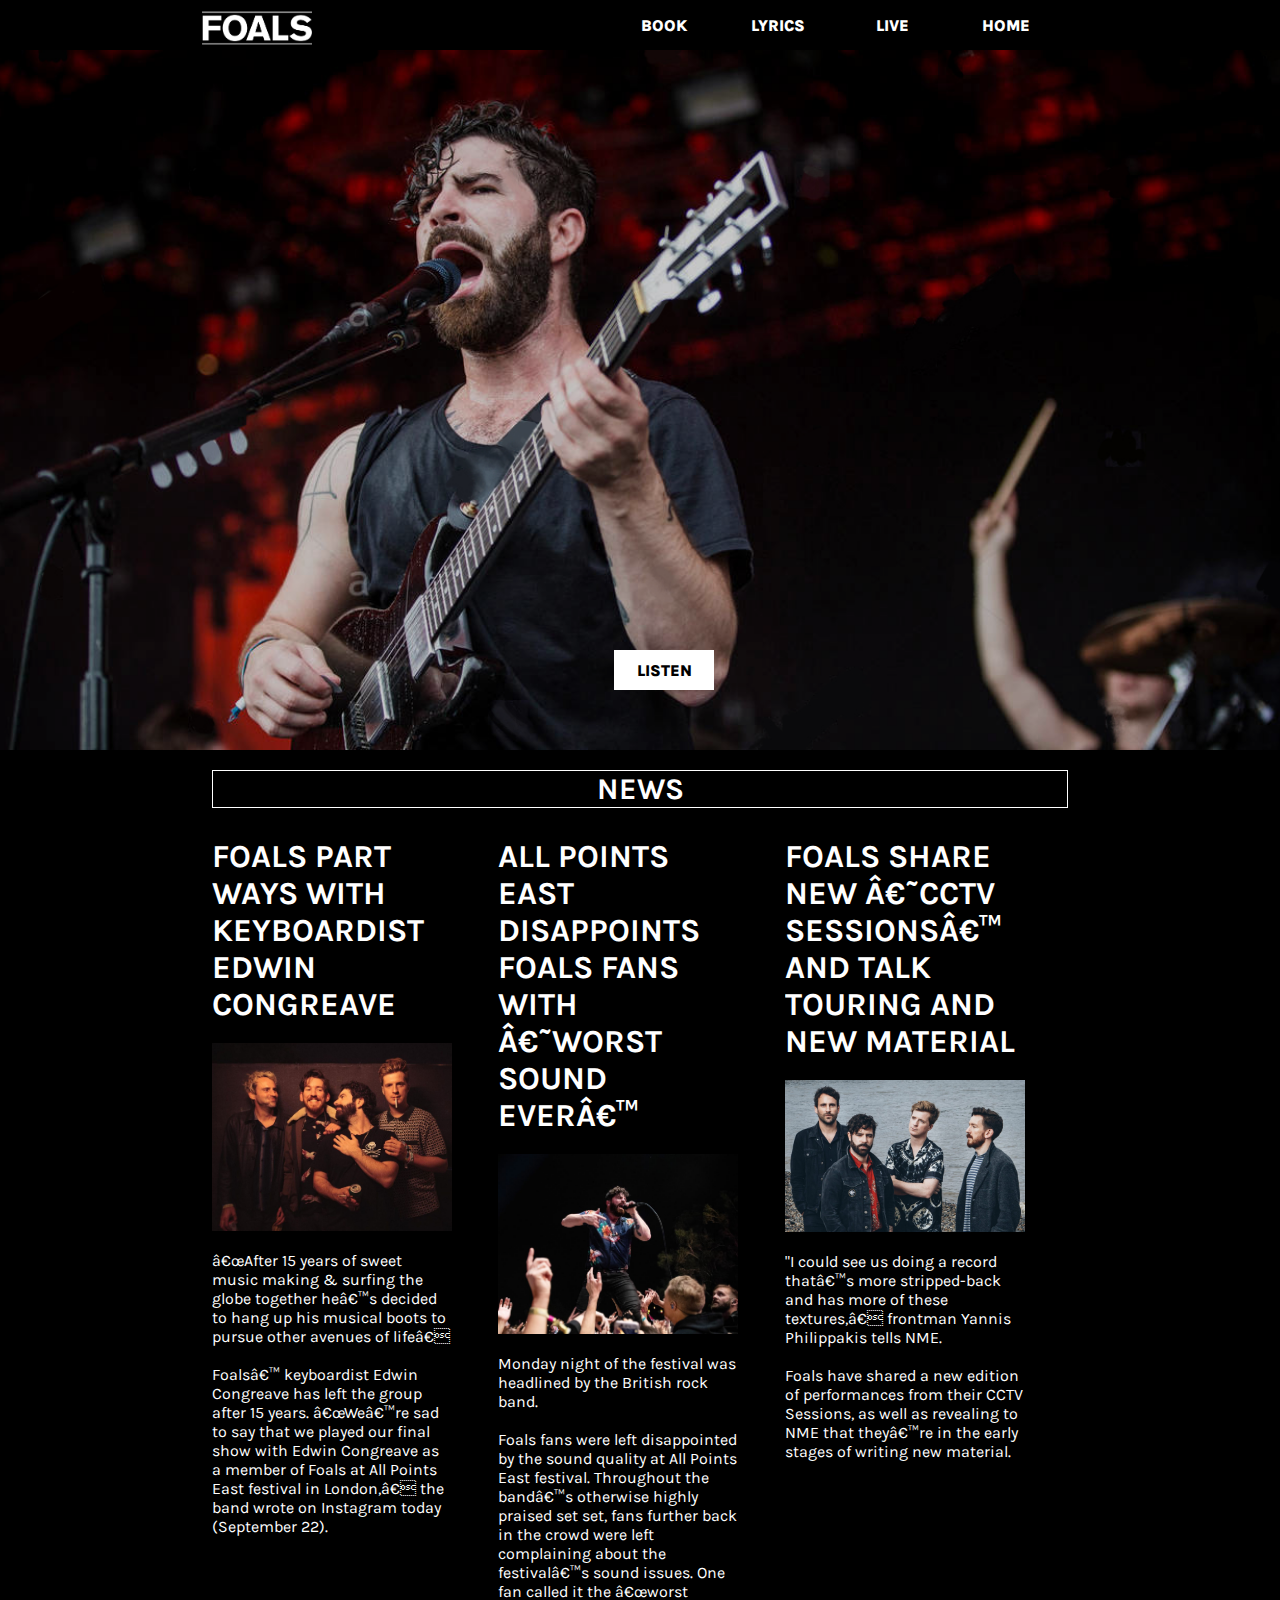
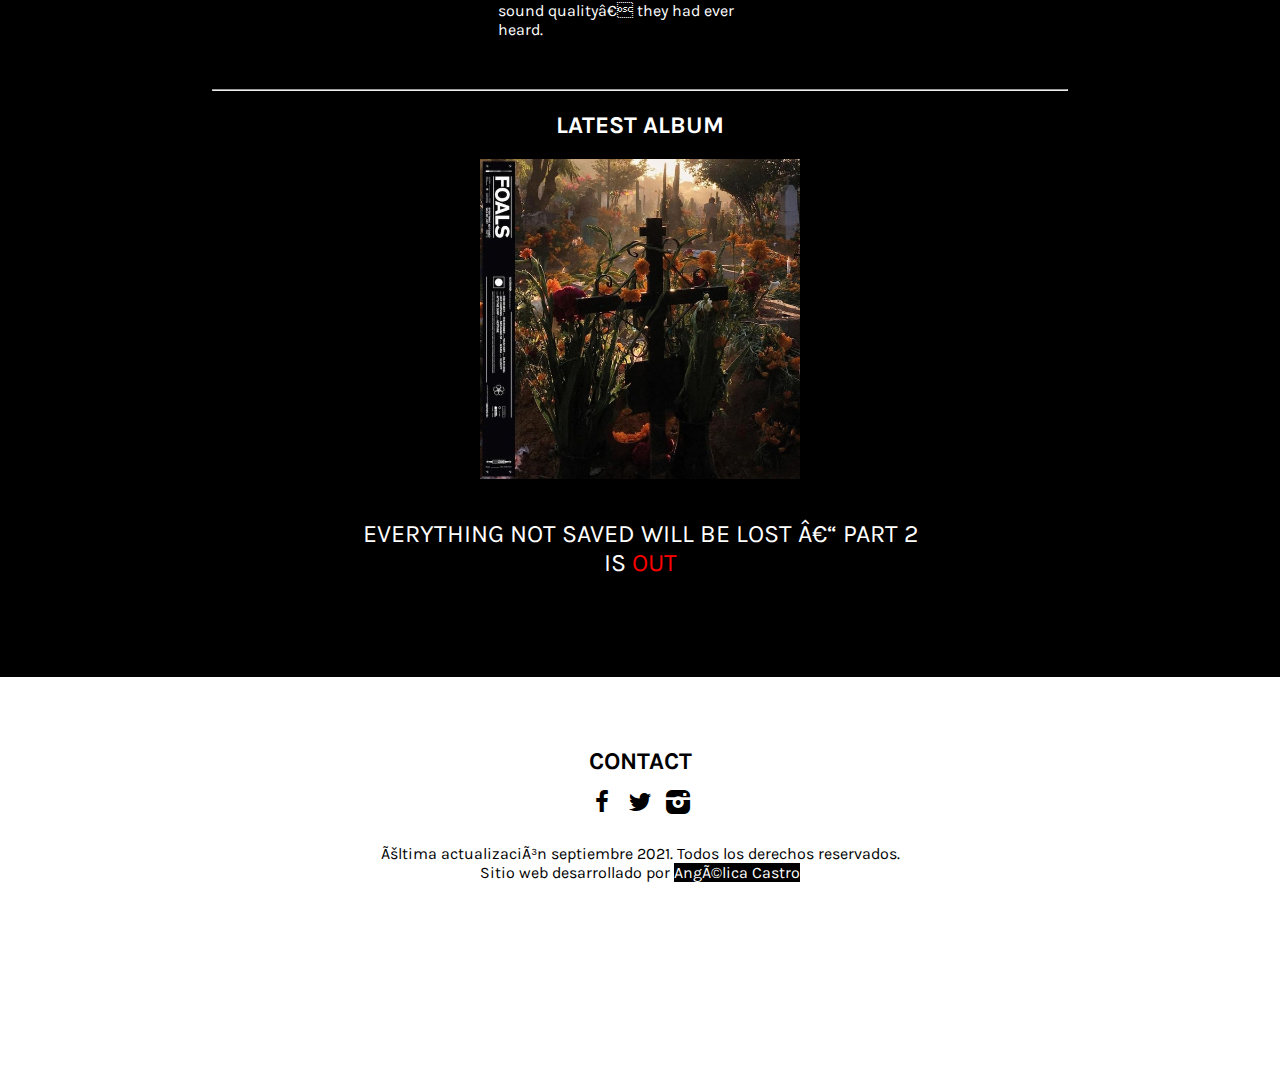
<file: index.html>
<html>
    <head>
        <meta name="charset" content="UTF-8">
        <meta name="Description" content="Foals is a european indie rock band formed by Yannis Philippakis, Jack Bevan, Jimmy Smith y Edwin Congreave. Currently, they have released 6 albums, the most recent one called Everything Not Saved Will Be Lost - Part 2.">
        <meta name="Keywords" content="foals, uk, band, indie, rock, Transgressive, Records, subpop, Yannis, Philippakis">
        <meta name="viewport" content="width=device-width, user-scalable=no, maximum-scale=1, minimum-scale=1">
        <title>Foals Music</title>
        <link rel="stylesheet" href="css/styles.css">
        <link rel="stylesheet" href="css/fontello.css">
    </head>
    <body>
        <nav>

            <a href="index.html"><img src="img/white_logo.png"></a> <!-- LOGO -->
            
            <!-- HAMBURGER -->
            <input type="checkbox" id="toggler"> 
            <label for="toggler" class="label">&#9776;</label>
            <!-- / HAMBURGER -->

            <!-- SIDEBAR -->
                <ul class="sidebar">
                    <li><a href="index.html">Home</a></li>
                    <li><a href="live.html">Live</a></li>
                    <li><a href="#">Lyrics</a></li>
                    <li><a href="booking.html">Book</a></li>
                </ul>
            <!-- / SIDEBAR -->
        </nav>

        <!-- BANNER -->
        <header>
            <!--IMAGEN EN EL CSS-->
            <div class="header-btn"><a href="https://open.spotify.com/artist/6FQqZYVfTNQ1pCqfkwVFEa" target="_blank">Listen</a></div>
        </header>
        <!-- / BANNER -->

        <!-- ARTICULOS -->
        <div class="main-content-container">

            <h1>News</h1>

            <div class="article-wrap">
                <div class="article">
                    <h2>Foals Part Ways With Keyboardist Edwin Congreave</h2>
                    <img src="img/news-1.jpg">
                    <p>“After 15 years of sweet music making & surfing the globe together he’s decided to hang up his musical boots to pursue other avenues of life”</p>
                    <br>
                    <p>Foals’ keyboardist Edwin Congreave has left the group after 15 years. “We’re sad to say that we played our final show with Edwin Congreave as a member of Foals at All Points East festival in London,” the band wrote on Instagram today (September 22).</p>
                    <div class="article-btn"><a href="#">Read more</a></div>
                </div>

                <div class="article">
                    <h2>All Points East disappoints Foals fans with ‘worst sound ever’</h2>
                    <img src="img/news-2.jpg">
                    <p>Monday night of the festival was headlined by the British rock band.</p>
                    <br>
                    <p>Foals fans were left disappointed by the sound quality at All Points East festival.

                        Throughout the band’s otherwise highly praised set set, fans further back in the crowd were left complaining about the festival’s sound issues. One fan called it the “worst sound quality” they had ever heard.</p>
                    <div class="article-btn"><a href="#">Read more</a></div>
                </div>

                <class class="article">
                    <h2>Foals share new ‘CCTV Sessions’ and talk touring and new material</h2>
                    <img src="img/news-3.jpg">
                    <p>"I could see us doing a record that’s more stripped-back and has more of these textures,” frontman Yannis Philippakis tells NME.</p>
                    <br>
                    <p>Foals have shared a new edition of performances from their CCTV Sessions, as well as revealing to NME that they’re in the early stages of writing new material.</p>
                    <div class="article-btn"><a href="#">Read more</a></div>
                </div>
                <hr>
            </div> <!-- /ARTICLE WRAP -->
        </div> 
        <!-- /ARTICULOS -->

        <!-- ADITIONAL INFO -->
        <div class="aditional-info">
            <h2>Latest Album</h2>
            <img src="img/aditional-info.jpg">
            <p>Everything Not Saved Will Be Lost – Part 2 is <span>OUT</span></p>
        </div>
        <!-- / ADITIONAL INFO -->

        <!-- FOOTER -->
        <div class="footer">

            <!-- ICONS -->
            <div class="footer-contact">
                <h2>Contact</h2>
                <a href="https://www.facebook.com/Foals" target="_blank"><div class="icon-facebook"></div></a>
                <a href="https://twitter.com/foals?ref_src=twsrc%5Egoogle%7Ctwcamp%5Eserp%7Ctwgr%5Eauthor" target="_blank"><div class="icon-twitter"></div></a>
                <a href="https://www.instagram.com/foals/" target="_blank"><div class="icon-instagram-filled"></div></a>
            </div>
            <!-- / ICONS -->

            <!-- INFO -->
            <div class="extra-info">
                <p>Última actualización septiembre 2021. Todos los derechos reservados.
                    <br>
                    Sitio web desarrollado por <a href="https://www.instagram.com/artbyange1/" target="_blank">Angélica Castro</a>
                </p>
            </div>
            <!-- / INFO -->
        </div>
    </body>
</html>
</file>
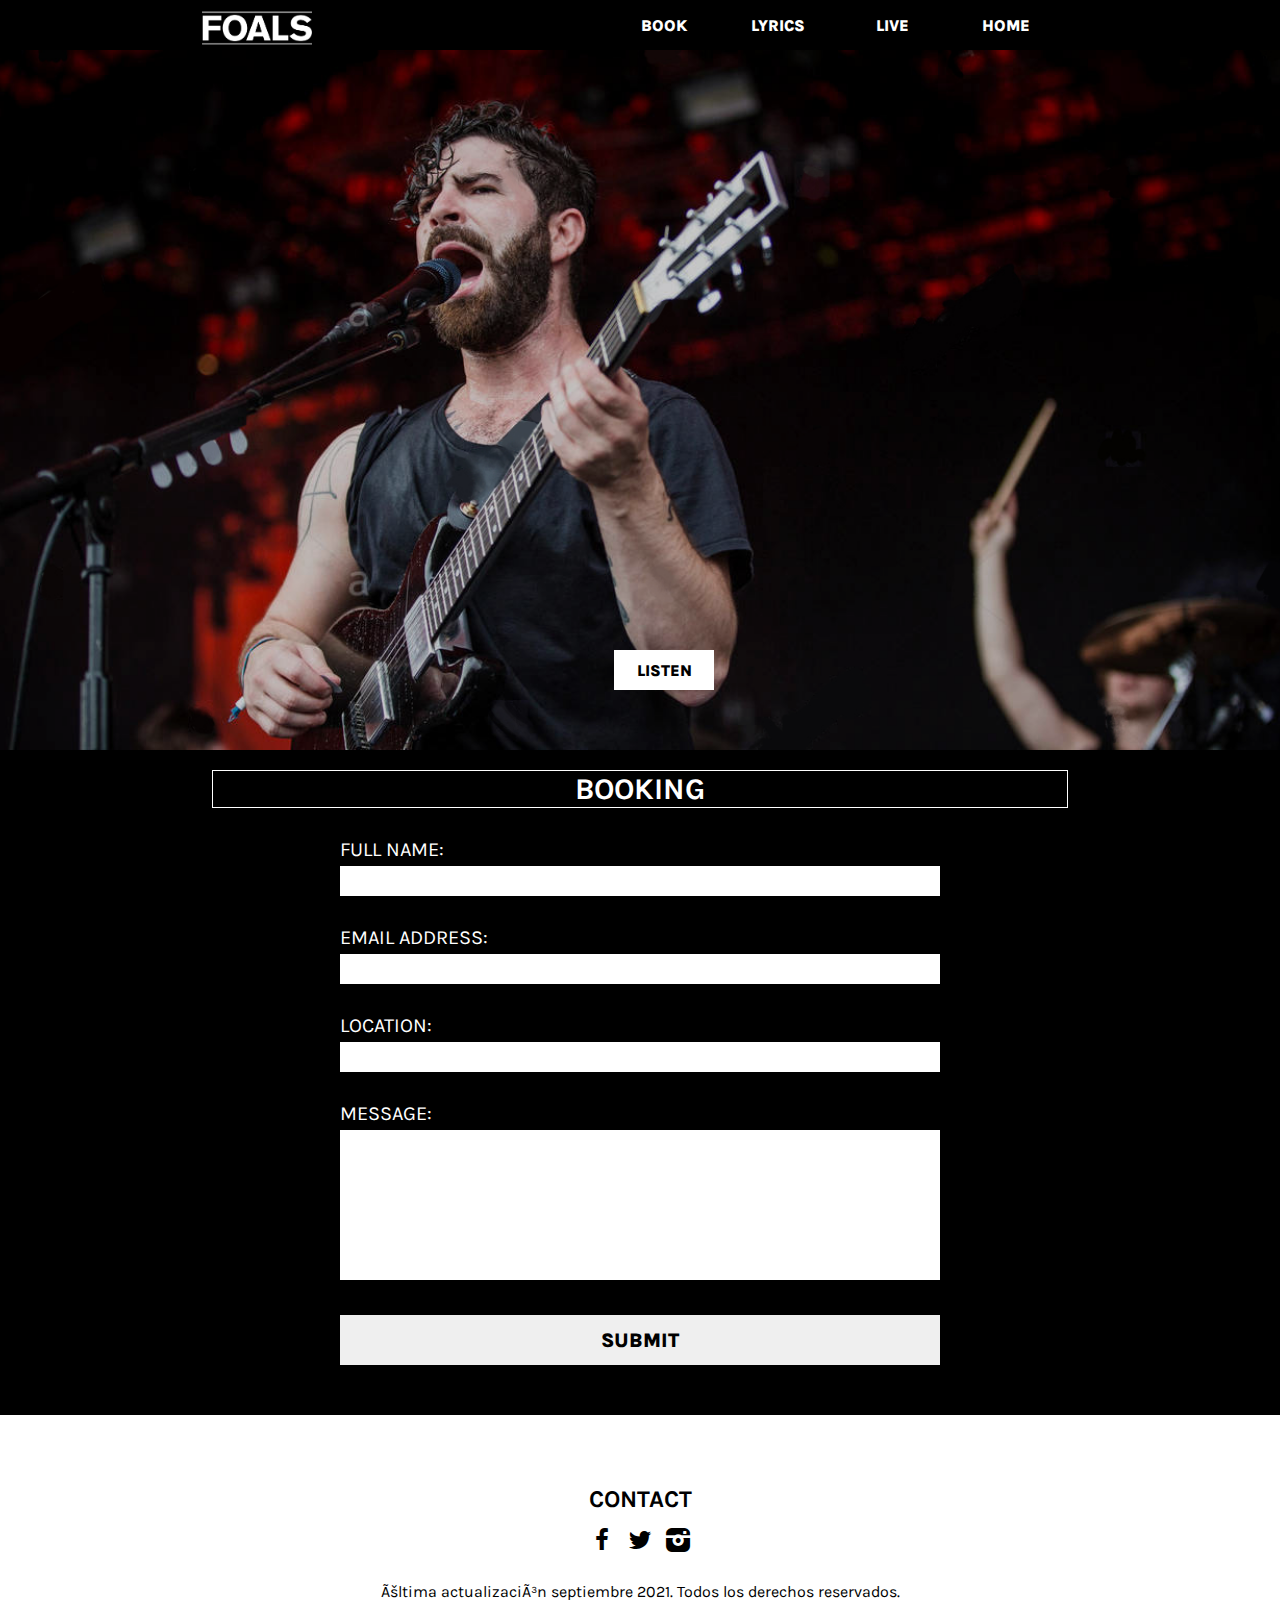
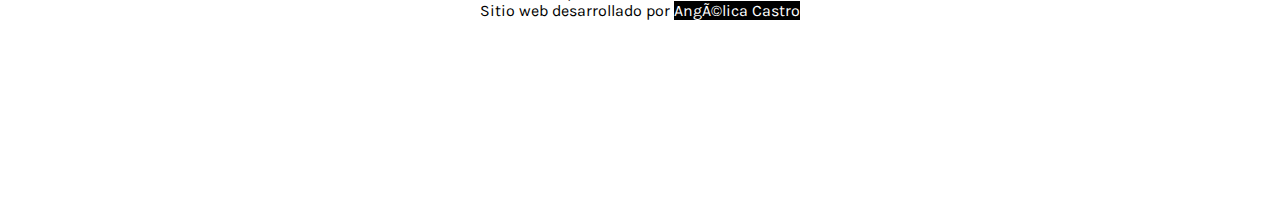
<file: booking.html>
<html>
    <head>
        <meta name="charset" content="UTF-8">
        <meta name="Description" content="Foals is a european indie rock band formed by Yannis Philippakis, Jack Bevan, Jimmy Smith y Edwin Congreave. Currently, they have released 6 albums, the most recent one called Everything Not Saved Will Be Lost - Part 2.">
        <meta name="Keywords" content="foals, uk, band, indie, rock, Transgressive, Records, subpop, Yannis, Philippakis">
        <meta name="viewport" content="width=device-width, user-scalable=no, maximum-scale=1, minimum-scale=1">
        <title>Booking</title>
        <link rel="stylesheet" href="css/styles.css">
        <link rel="stylesheet" href="css/fontello.css">
    </head>
    <body>
        <nav>

            <a href="index.html"><img src="img/white_logo.png"></a> <!-- LOGO -->
            
            <!-- HAMBURGER -->
            <input type="checkbox" id="toggler"> 
            <label for="toggler" class="label">&#9776;</label>
            <!-- / HAMBURGER -->

            <!-- SIDEBAR -->
                <ul class="sidebar">
                    <li><a href="index.html">Home</a></li>
                    <li><a href="live.html">Live</a></li>
                    <li><a href="#">Lyrics</a></li>
                    <li><a href="booking.html">Book</a></li>
                </ul>
            <!-- / SIDEBAR -->
        </nav>

        <!-- BANNER -->
        <header>
            <!--IMAGEN EN EL CSS-->
            <div class="header-btn"><a href="https://open.spotify.com/artist/6FQqZYVfTNQ1pCqfkwVFEa" target="_blank">Listen</a></div>
        </header>
        <!-- / BANNER -->

        <!-- BOOKING -->
        <div class="main-content-container">

            <h1>Booking</h1>

            <form class="booking-form">
                <label for="name">Full name:</label>
                <br>
                <input type="text" id="name">
                <br>
                <label for="email">Email address:</label>
                <br>
                <input type="text" id="email">
                <br>
                <label for="location">Location:</label>
                <br>
                <input type="text" id="location">
                <br>
                <label for="message">Message:</label>
                <br>
                <textarea rows="2" cols="25" id="message"></textarea>
                <br>
                <input type="submit" value="Submit">
            </form>
        </div> 
        <!-- / BOOKING -->


        <!-- FOOTER -->
        <div class="footer">

            <!-- ICONS -->
            <div class="footer-contact">
                <h2>Contact</h2>
                <a href="https://www.facebook.com/Foals" target="_blank"><div class="icon-facebook"></div></a>
                <a href="https://twitter.com/foals?ref_src=twsrc%5Egoogle%7Ctwcamp%5Eserp%7Ctwgr%5Eauthor" target="_blank"><div class="icon-twitter"></div></a>
                <a href="https://www.instagram.com/foals/" target="_blank"><div class="icon-instagram-filled"></div></a>
            </div>
            <!-- / ICONS -->

            <!-- INFO -->
            <div class="extra-info">
                <p>Última actualización septiembre 2021. Todos los derechos reservados.
                    <br>
                    Sitio web desarrollado por <a href="https://www.instagram.com/artbyange1/" target="_blank">Angélica Castro</a>
                </p>
            </div>
            <!-- / INFO -->
        </div>
    </body>
</html>
</file>
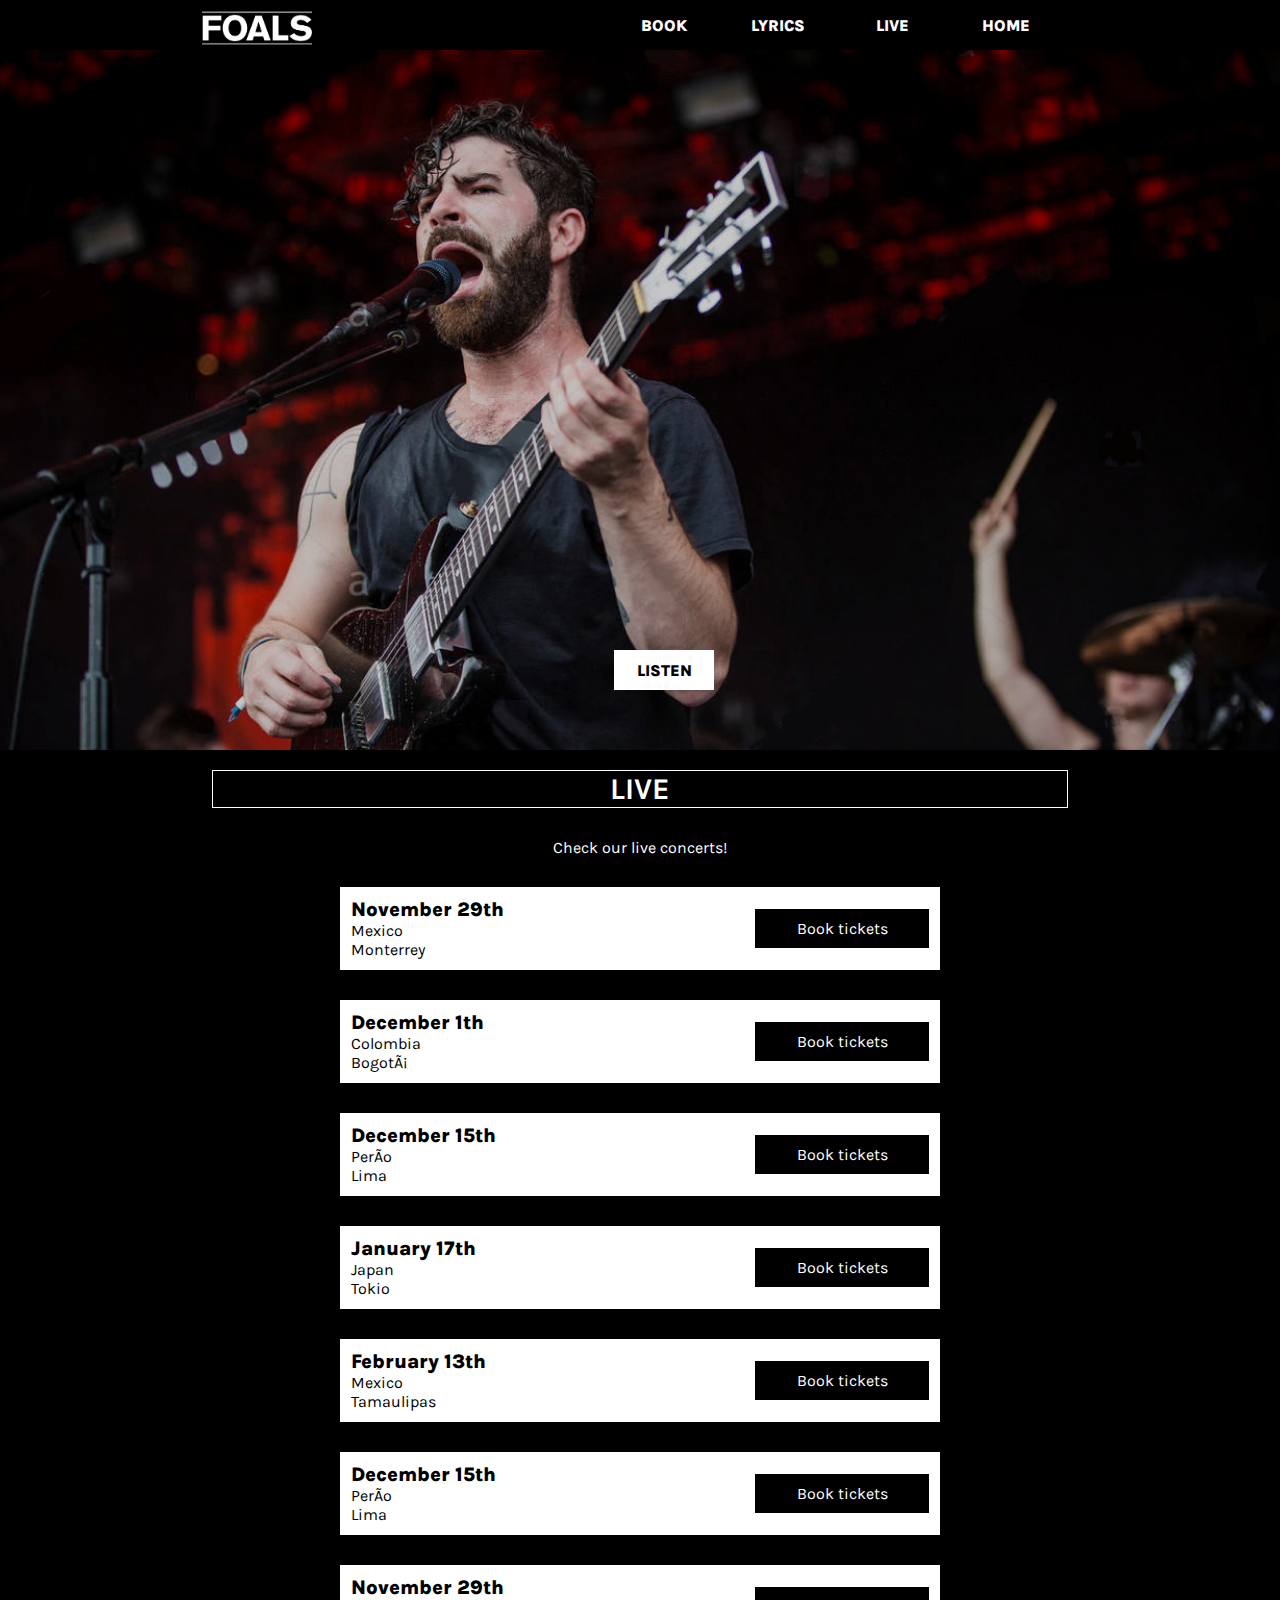
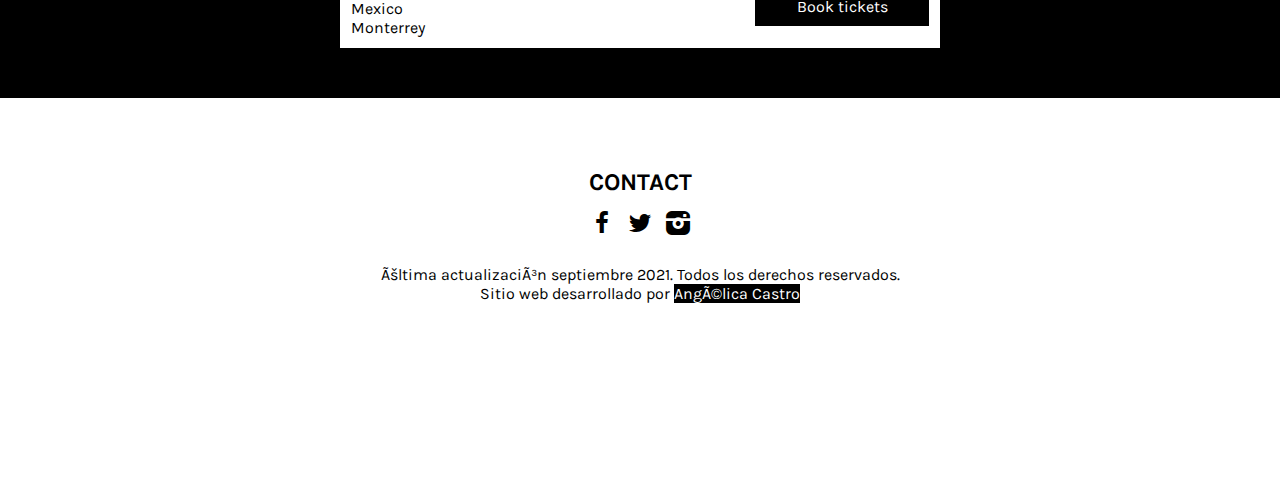
<file: live.html>
<html>
    <head>
        <meta name="charset" content="UTF-8">
        <meta name="Description" content="Foals is a european indie rock band formed by Yannis Philippakis, Jack Bevan, Jimmy Smith y Edwin Congreave. Currently, they have released 6 albums, the most recent one called Everything Not Saved Will Be Lost - Part 2.">
        <meta name="Keywords" content="foals, uk, band, indie, rock, Transgressive, Records, subpop, Yannis, Philippakis">
        <meta name="viewport" content="width=device-width, user-scalable=no, maximum-scale=1, minimum-scale=1">
        <title>Live</title>
        <link rel="stylesheet" href="css/styles.css">
        <link rel="stylesheet" href="css/fontello.css">
    </head>
    <body>
        <nav>

            <a href="index.html"><img src="img/white_logo.png"></a> <!-- LOGO -->
            
            <!-- HAMBURGER -->
            <input type="checkbox" id="toggler"> 
            <label for="toggler" class="label">&#9776;</label>
            <!-- / HAMBURGER -->

            <!-- SIDEBAR -->
                <ul class="sidebar">
                    <li><a href="index.html">Home</a></li>
                    <li><a href="live.html">Live</a></li>
                    <li><a href="#">Lyrics</a></li>
                    <li><a href="booking.html">Book</a></li>
                </ul>
            <!-- / SIDEBAR -->
        </nav>

        <!-- BANNER -->
        <header>
            <!--IMAGEN EN EL CSS-->
            <div class="header-btn"><a href="https://open.spotify.com/artist/6FQqZYVfTNQ1pCqfkwVFEa" target="_blank">Listen</a></div>
        </header>
        <!-- / BANNER -->

        <!-- LIVE -->
        <div class="main-content-container">

            <h1>Live</h1>

            <p class="live-description">Check our live concerts!</p>

            <!-- CONCERTS -->
            <div class="live-item">
                <p class="live-item-date">November 29th</p>
                <p>Mexico</p>
                <p>Monterrey</p>
                <div class="live-btn"><a href="https://www.gigsandtours.com/tour/foals" target="_blank">Book tickets</a></div>
            </div>

            <div class="live-item">
                <p class="live-item-date">December 1th</p>
                <p>Colombia</p>
                <p>Bogotá</p>
                <div class="live-btn"><a href="https://www.gigsandtours.com/tour/foals" target="_blank">Book tickets</a></div>
            </div>

            <div class="live-item">
                <p class="live-item-date">December 15th</p>
                <p>Perú</p>
                <p>Lima</p>
                <div class="live-btn"><a href="https://www.gigsandtours.com/tour/foals" target="_blank">Book tickets</a></div>
            </div>

            <div class="live-item">
                <p class="live-item-date">January 17th</p>
                <p>Japan</p>
                <p>Tokio</p>
                <div class="live-btn"><a href="https://www.gigsandtours.com/tour/foals" target="_blank">Book tickets</a></div>
            </div>

            <div class="live-item">
                <p class="live-item-date">February 13th</p>
                <p>Mexico</p>
                <p>Tamaulipas</p>
                <div class="live-btn"><a href="https://www.gigsandtours.com/tour/foals" target="_blank">Book tickets</a></div>
            </div>

            <div class="live-item">
                <p class="live-item-date">December 15th</p>
                <p>Perú</p>
                <p>Lima</p>
                <div class="live-btn"><a href="https://www.gigsandtours.com/tour/foals" target="_blank">Book tickets</a></div>
            </div>

            <div class="live-item">
                <p class="live-item-date">November 29th</p>
                <p>Mexico</p>
                <p>Monterrey</p>
                <div class="live-btn"><a href="https://www.gigsandtours.com/tour/foals" target="_blank">Book tickets</a></div>
            </div>

            <!-- / CONCERTS -->

        </div> 
        <!-- / LIVE -->

        <!-- FOOTER -->
        <div class="footer">

            <!-- ICONS -->
            <div class="footer-contact">
                <h2>Contact</h2>
                <a href="https://www.facebook.com/Foals" target="_blank"><div class="icon-facebook"></div></a>
                <a href="https://twitter.com/foals?ref_src=twsrc%5Egoogle%7Ctwcamp%5Eserp%7Ctwgr%5Eauthor" target="_blank"><div class="icon-twitter"></div></a>
                <a href="https://www.instagram.com/foals/" target="_blank"><div class="icon-instagram-filled"></div></a>
            </div>
            <!-- / ICONS -->

            <!-- INFO -->
            <div class="extra-info">
                <p>Última actualización septiembre 2021. Todos los derechos reservados.
                    <br>
                    Sitio web desarrollado por <a href="https://www.instagram.com/artbyange1/" target="_blank">Angélica Castro</a>
                </p>
            </div>
            <!-- / INFO -->
        </div>
    </body>
</html>
</file>
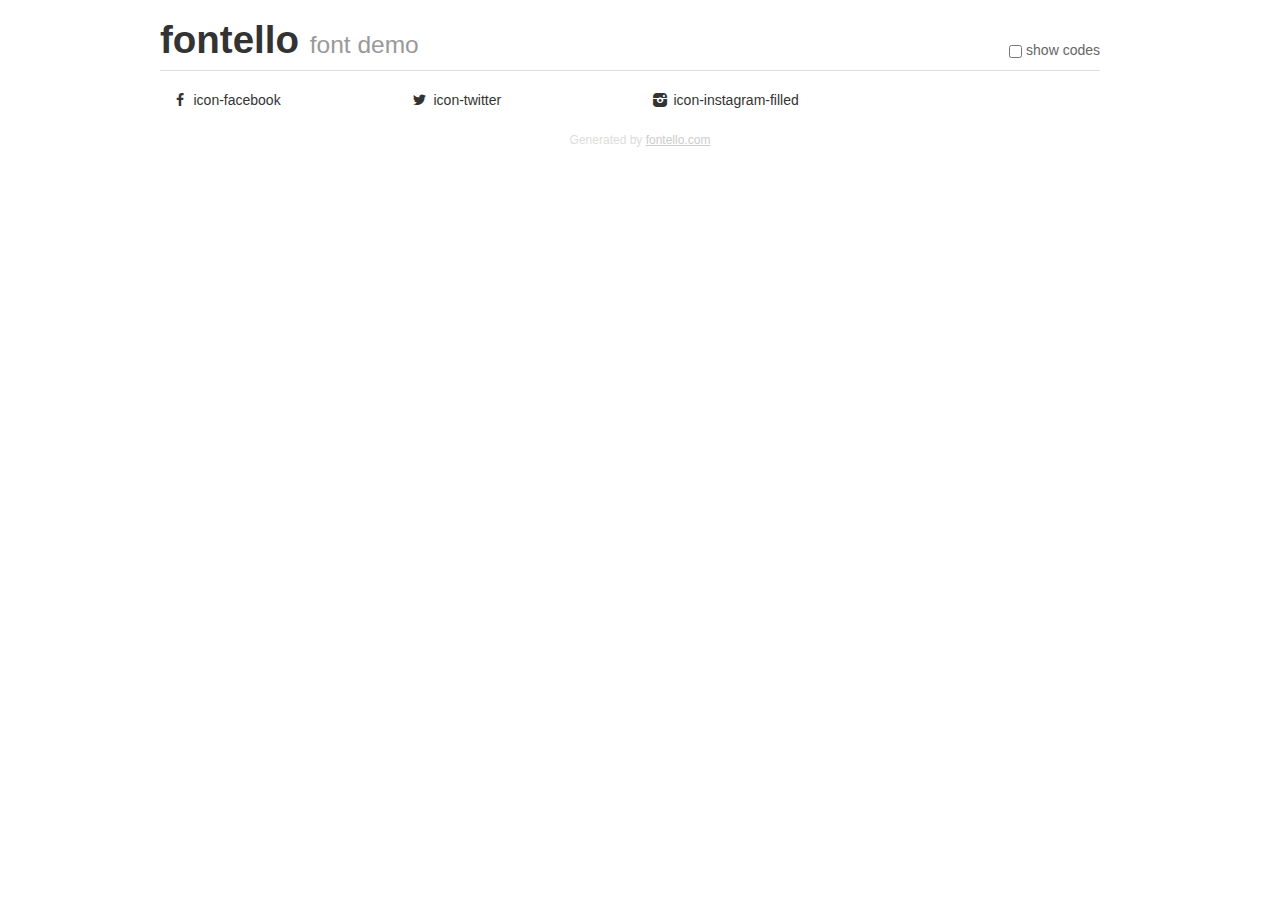
<file: fontello-8bb0fdd0/demo.html>
<!DOCTYPE html>
<html>
  <head>
  <!--[if lt IE 9]><script language="javascript" type="text/javascript" src="//html5shim.googlecode.com/svn/trunk/html5.js"></script><![endif]-->
  <meta charset="UTF-8">
  <style>
    html {
      font-size: 100%;
      -webkit-text-size-adjust: 100%;
      -ms-text-size-adjust: 100%;
    }
    a:focus {
      outline: thin dotted #333;
      outline: 5px auto -webkit-focus-ring-color;
      outline-offset: -2px;
    }
    a:hover,
    a:active {
      outline: 0;
    }
    input {
      margin: 0;
      font-size: 100%;
      vertical-align: middle;
      *overflow: visible;
      line-height: normal;
    }
    input::-moz-focus-inner {
      padding: 0;
      border: 0;
    }
    body {
      margin: 0;
      font-family: "Helvetica Neue", Helvetica, Arial, sans-serif;
      font-size: 14px;
      line-height: 20px;
      color: #333;
      background-color: #fff;
    }
    a {
      color: #08c;
      text-decoration: none;
    }
    a:hover {
      color: #005580;
      text-decoration: underline;
    }
    .row {
      margin-left: -20px;
      *zoom: 1;
    }
    .row:before,
    .row:after {
      display: table;
      content: "";
      line-height: 0;
    }
    .row:after {
      clear: both;
    }
    .span3 {
      float: left;
      min-height: 1px;
      margin-left: 20px;
      width: 220px;
    }
    .container {
      width: 940px;
      margin-right: auto;
      margin-left: auto;
      *zoom: 1;
    }
    .container:before,
    .container:after {
      display: table;
      content: "";
      line-height: 0;
    }
    .container:after {
      clear: both;
    }
    small {
      font-size: 85%;
    }
    h1 {
      margin: 10px 0;
      font-family: inherit;
      font-weight: bold;
      line-height: 20px;
      color: inherit;
      text-rendering: optimizelegibility;
      line-height: 40px;
      font-size: 38.5px;
    }
    h1 small {
      font-weight: normal;
      line-height: 1;
      color: #999;
      font-size: 24.5px;
    }

    body {
      margin-top: 90px;
    }
    .header {
      position: fixed;
      top: 0;
      left: 50%;
      margin-left: -480px;
      background-color: #fff;
      border-bottom: 1px solid #ddd;
      padding-top: 10px;
      z-index: 10;
    }
    .footer {
      color: #ddd;
      font-size: 12px;
      text-align: center;
      margin-top: 20px;
    }
    .footer a {
      color: #ccc;
      text-decoration: underline;
    }
    .the-icons {
      font-size: 14px;
      line-height: 24px;
    }
    .switch {
      position: absolute;
      right: 0;
      bottom: 10px;
      color: #666;
    }
    .switch input {
      margin-right: 0.3em;
    }
    .codesOn .i-name {
      display: none;
    }
    .codesOn .i-code {
      display: inline;
    }
    .i-code {
      display: none;
    }
    @font-face {
      font-family: 'fontello';
      src: url('./font/fontello.eot?66817764');
      src: url('./font/fontello.eot?66817764#iefix') format('embedded-opentype'),
           url('./font/fontello.woff?66817764') format('woff'),
           url('./font/fontello.ttf?66817764') format('truetype'),
           url('./font/fontello.svg?66817764#fontello') format('svg');
      font-weight: normal;
      font-style: normal;
    }
    .demo-icon {
      font-family: "fontello";
      font-style: normal;
      font-weight: normal;
      speak: never;
     
      display: inline-block;
      text-decoration: inherit;
      width: 1em;
      margin-right: .2em;
      text-align: center;
      /* opacity: .8; */
     
      /* For safety - reset parent styles, that can break glyph codes*/
      font-variant: normal;
      text-transform: none;
     
      /* fix buttons height, for twitter bootstrap */
      line-height: 1em;
     
      /* Animation center compensation - margins should be symmetric */
      /* remove if not needed */
      margin-left: .2em;
     
      /* You can be more comfortable with increased icons size */
      /* font-size: 120%; */
     
      /* Font smoothing. That was taken from TWBS */
      -webkit-font-smoothing: antialiased;
      -moz-osx-font-smoothing: grayscale;
     
      /* Uncomment for 3D effect */
      /* text-shadow: 1px 1px 1px rgba(127, 127, 127, 0.3); */
    }
    </style>
    <link rel="stylesheet" href="css/animation.css"><!--[if IE 7]><link rel="stylesheet" href="css/" + font.fontname + "-ie7.css"><![endif]-->
    <script>
      function toggleCodes(on) {
        var obj = document.getElementById('icons');
      
        if (on) {
          obj.className += ' codesOn';
        } else {
          obj.className = obj.className.replace(' codesOn', '');
        }
      }
    </script>
  </head>
  <body>
    <div class="container header">
      <h1>fontello <small>font demo</small></h1>
      <label class="switch">
        <input type="checkbox" onclick="toggleCodes(this.checked)">show codes
      </label>
    </div>
    <div class="container" id="icons">
      <div class="row">
        <div class="span3" title="Code: 0xf09a">
          <i class="demo-icon icon-facebook">&#xf09a;</i> <span class="i-name">icon-facebook</span><span class="i-code">0xf09a</span>
        </div>
        <div class="span3" title="Code: 0xf309">
          <i class="demo-icon icon-twitter">&#xf309;</i> <span class="i-name">icon-twitter</span><span class="i-code">0xf309</span>
        </div>
        <div class="span3" title="Code: 0xf31f">
          <i class="demo-icon icon-instagram-filled">&#xf31f;</i> <span class="i-name">icon-instagram-filled</span><span class="i-code">0xf31f</span>
        </div>
      </div>
    <div class="container footer">Generated by <a href="https://fontello.com">fontello.com</a></div>
  </body>
</html>
</file>
<file: css/styles.css>
@import url('https://fonts.googleapis.com/css2?family=Karla:wght@300;400;700&display=swap');

* {
    margin: 0;
    padding: 0;
    box-sizing: border-box;
    font-family: 'Karla', sans-serif;
}

body {
    background: black;
}

/* -------- NAV -------- */

/* nav base */
nav {
    width: 100%;
    height: 50px;
    padding-left: 10px;
    background-color: black;
    color: white;
    display: flex;
    align-items: center;
    position: fixed;
    margin-top: -50px;
    z-index: 99;
}

/* sidebar base */
nav .sidebar {
    position: absolute;
    top: 50px;
    left: 100%;
    width: 100%;
    height: 100vh;
    background-color: black;
    transition-duration: 1s;
    z-index: 100;
}

.sidebar a {
    color: white;
    text-decoration: none;
    text-transform: uppercase;
}

.sidebar li {
    width: 100%;
    height: 50px;
    display: flex;
    align-items: center;
    justify-content: center;
    transition: all 1s;
}

.sidebar li:hover {
    background-color: #242424;
}

/* hamburger base */
.label {
    font-size: 24px;
    position: relative;
    left: 90%;
    cursor: pointer;
}

/* hamburger checked */
input[type=checkbox] {
    display: none;
}

input:checked ~ .sidebar {
    left: 0%;
}

/* logo */
nav img {
   position: absolute;
   top: 0px;
   width: 130px;
   padding: 10px;
   left: 0px;
}

/* -------- HEADER -------- */

/* BANNER */

header {
    margin-top: 50px;
    height: 700px;
    width: 100%;
    background: url("../img/banner-2.jpg")  no-repeat center fixed;
    background-size: cover;
}

header::before {
    content: '';
    display: block;
    width: 100%;
    height: 700px;
    background: rgba(0, 0, 0, 0.2);
}

/* "LISTEN" BUTTON */

.header-btn {
    width: 100px;
    height: 40px;
    display: flex;
    align-items: center;
    justify-content: center;
    background-color: white;
    position: relative;
    top: -100px;
    left: 40%;
    z-index: 1;
    transition: all 1s;
}

.header-btn a {
    text-decoration: none;
    text-transform: uppercase;
    font-weight: 900;
    color: black;
}

.header-btn:hover {
    background: rgba(255, 255, 255, 0.8);
}


/* MAIN CONTAINER */

.main-content-container {
    color: white;
    width: 100%;
    padding: 20px;
    margin-top: 20px;
    margin-bottom: 60px;
    height: auto;
}

/* NEWS TITLE */

.main-content-container h1 {
    border: 1px solid white;
    color: white;
    display: flex;
    align-items: center;
    justify-content: center;
    margin-bottom: 30px;
    font-size: 30px;
    text-transform: uppercase;
}

/* ARTICLE WARP */

.article-wrap {
    display: block;
    margin-bottom: 50px;
}

/* ARTICLES */

.article-wrap .article {
    vertical-align: top;
    margin-bottom: 100px;
}

.article-wrap h2 {
    text-transform: uppercase;
}

.article-wrap img {
    width: 100%;
    margin-bottom: 20px;
    margin-top: 20px;
}

.article p {
    display: none;
}

.article p:first-of-type {
    display: block;
}

/* READ MORE BUTTON */

.article-wrap .article-btn {
    width: 100%;
    padding: 10px;
    margin-top: 20px;
    transition: all 1s;
    float: right;
    text-align: center;
    border-bottom: 1px solid white;
}

.article-btn a {
    text-decoration: none;
    color: white;
}

.article-btn:hover {
    opacity: 0.8;
}

hr {
    display: none;
}

/* ADITIONAL INFORMATION */

.aditional-info {
    width: 100%;
    height: auto;
    color: white;
    text-transform: uppercase;
    text-align: center;
    margin-bottom: 50px;
}

.aditional-info img {
    width: 70%;
    display: block;
    margin-left: auto;
    margin-right: auto;
    margin-top: 20px;
    margin-bottom: 40px;
}

.aditional-info p {
    font-size: 25px;
    width: 90%;
    margin-left: 5%;
}

.aditional-info span {
    color: red;
}

/* -------- FOOTER -------- */

.footer {
    background: white;
    padding: 20px;
    height: 400px;
}

.footer h2 {
    text-transform: uppercase;
}

.footer-contact {
    margin-bottom: 30px;
    margin-top: 90px;
    text-align: center;
}

.footer-contact a {
    text-decoration: none;
    color: black;
    transition: all 1s;
    display: inline-flex;
    margin-top: 15px;
    font-size: 24px;
}

.footer-contact a:hover {
    opacity: 0.5;
}

.footer p {
    text-align: center;
}

.footer .extra-info a {
    color: white;
    text-decoration: none;
    background-color: black;
}

/* -------- LIVE -------- */

.live-item {
    border: 1px solid white;
    padding: 10px;
    margin-bottom: 10px;
    background-color: white;
    color: black;
}

.live-item-date {
    font-weight: 900;
    font-size: 20px;
}

.live-btn {
    width: 30%;
    background-color: black;
    padding: 10px;
    text-align: center;
    float: right;
    margin-top: -50px;
    transition: all 1s;
}

.live-btn a {
    text-decoration: none;
    color: white;
}

.live-btn:hover {
    opacity: 0.5;
}

.live-description {
    text-align: center;
    margin-bottom: 30px;
}


/* -------- BOOKING -------- */

.booking-form {
    font-size: 20px;
    text-transform: uppercase;
}

.booking-form input, textarea {
    width: 100%;
    height: 30px;
    margin-bottom: 30px;
    transition: all 1s;
    border: none;
    margin-top: 5px;
    padding: 5px;
    font-size: 20px;
}

.booking-form textarea {
    resize: none;
    height: 150px;
}

.booking-form input[type=submit] {
    height: 50px;
    text-transform: uppercase;
    font-weight: 900;
}

.booking-form input[type=submit]:hover {
    background-color: black;
    color: white;
    border: 1px solid white;
    cursor: pointer;
}


/* -------- MEDIA QUERIES movil: 350px / tablet: 768px / pantalla> 1024px -------- */

/* NAV */
@media (min-width: 1024px) {

    /* HIDE HAMBURGER */
    nav .label {
        display: none;
    }

    nav .sidebar {
        left: 0%;
        height: 50px;
        width: 50%;
        position: absolute;
        margin-top: -50px;
        margin-left: 35%;
        justify-content: center;
    }

    nav .sidebar li {
        display: inline-flex;
        width: 10%;
        height: 50px;
        float: right;
        margin-right: 50px;
        font-weight: 900;
    }

    /* MOVE LOGO TO RIGHT */
    nav img {
        margin-left: 15%;
    }
}

/* HEADER */ 
@media (min-width: 1024px) {
    .header-btn {
        left: 48%;
    }
}

/* ARTICLES */
@media (min-width: 1024px) {
    .main-content-container {
        width: 70%;
        margin: auto;
    }

    .article-wrap {
        margin-bottom: 0px;
    }

    .article-wrap .article {
        width: 28%;
        display: inline-block;
        margin-right: 5%;
        overflow: hidden;
        margin-bottom: 50px;
    }

    .article h2 {
        font-size: 32px;
    }

    .article p {
        display: block;
    }

    .article-btn {
        display: none;
    }

    hr {
        display: block;
    }
}

/* ADDITIONAL INFORMATION */
@media (min-width:1024px) {
    .aditional-info {
        width: 50%;
        margin: auto;
        margin-bottom: 100px;
    }

    .aditional-info img {
        width: 50%;
    }
}

/* FOOTER */

@media (min-width: 1024px) {
    .footer-contact {
        margin-top: 50px;
    }
}

/* LIVE */

@media (min-width: 1024px){
    .live-item {
        width: 70%;
        margin: auto;
        margin-bottom: 30px;
    }
}

/* BOOKING */

@media (min-width: 1024px){
    form {
        width: 70%;
        margin: auto;
    }
}
</file>
<file: css/fontello.css>
@font-face {
  font-family: 'fontello';
  src: url('../font/fontello.eot?75495952');
  src: url('../font/fontello.eot?75495952#iefix') format('embedded-opentype'),
       url('../font/fontello.woff2?75495952') format('woff2'),
       url('../font/fontello.woff?75495952') format('woff'),
       url('../font/fontello.ttf?75495952') format('truetype'),
       url('../font/fontello.svg?75495952#fontello') format('svg');
  font-weight: normal;
  font-style: normal;
}
/* Chrome hack: SVG is rendered more smooth in Windozze. 100% magic, uncomment if you need it. */
/* Note, that will break hinting! In other OS-es font will be not as sharp as it could be */
/*
@media screen and (-webkit-min-device-pixel-ratio:0) {
  @font-face {
    font-family: 'fontello';
    src: url('../font/fontello.svg?75495952#fontello') format('svg');
  }
}
*/
[class^="icon-"]:before, [class*=" icon-"]:before {
  font-family: "fontello";
  font-style: normal;
  font-weight: normal;
  speak: never;

  display: inline-block;
  text-decoration: inherit;
  width: 1em;
  margin-right: .2em;
  text-align: center;
  /* opacity: .8; */

  /* For safety - reset parent styles, that can break glyph codes*/
  font-variant: normal;
  text-transform: none;

  /* fix buttons height, for twitter bootstrap */
  line-height: 1em;

  /* Animation center compensation - margins should be symmetric */
  /* remove if not needed */
  margin-left: .2em;

  /* you can be more comfortable with increased icons size */
  /* font-size: 120%; */

  /* Font smoothing. That was taken from TWBS */
  -webkit-font-smoothing: antialiased;
  -moz-osx-font-smoothing: grayscale;

  /* Uncomment for 3D effect */
  /* text-shadow: 1px 1px 1px rgba(127, 127, 127, 0.3); */
}

.icon-facebook:before { content: '\f09a'; } /* '' */
.icon-twitter:before { content: '\f309'; } /* '' */
.icon-instagram-filled:before { content: '\f31f'; } /* '' */
</file>
<file: fontello-8bb0fdd0/css/animation.css>
/*
   Animation example, for spinners
*/
.animate-spin {
  -moz-animation: spin 2s infinite linear;
  -o-animation: spin 2s infinite linear;
  -webkit-animation: spin 2s infinite linear;
  animation: spin 2s infinite linear;
  display: inline-block;
}
@-moz-keyframes spin {
  0% {
    -moz-transform: rotate(0deg);
    -o-transform: rotate(0deg);
    -webkit-transform: rotate(0deg);
    transform: rotate(0deg);
  }

  100% {
    -moz-transform: rotate(359deg);
    -o-transform: rotate(359deg);
    -webkit-transform: rotate(359deg);
    transform: rotate(359deg);
  }
}
@-webkit-keyframes spin {
  0% {
    -moz-transform: rotate(0deg);
    -o-transform: rotate(0deg);
    -webkit-transform: rotate(0deg);
    transform: rotate(0deg);
  }

  100% {
    -moz-transform: rotate(359deg);
    -o-transform: rotate(359deg);
    -webkit-transform: rotate(359deg);
    transform: rotate(359deg);
  }
}
@-o-keyframes spin {
  0% {
    -moz-transform: rotate(0deg);
    -o-transform: rotate(0deg);
    -webkit-transform: rotate(0deg);
    transform: rotate(0deg);
  }

  100% {
    -moz-transform: rotate(359deg);
    -o-transform: rotate(359deg);
    -webkit-transform: rotate(359deg);
    transform: rotate(359deg);
  }
}
@-ms-keyframes spin {
  0% {
    -moz-transform: rotate(0deg);
    -o-transform: rotate(0deg);
    -webkit-transform: rotate(0deg);
    transform: rotate(0deg);
  }

  100% {
    -moz-transform: rotate(359deg);
    -o-transform: rotate(359deg);
    -webkit-transform: rotate(359deg);
    transform: rotate(359deg);
  }
}
@keyframes spin {
  0% {
    -moz-transform: rotate(0deg);
    -o-transform: rotate(0deg);
    -webkit-transform: rotate(0deg);
    transform: rotate(0deg);
  }

  100% {
    -moz-transform: rotate(359deg);
    -o-transform: rotate(359deg);
    -webkit-transform: rotate(359deg);
    transform: rotate(359deg);
  }
}
</file>
